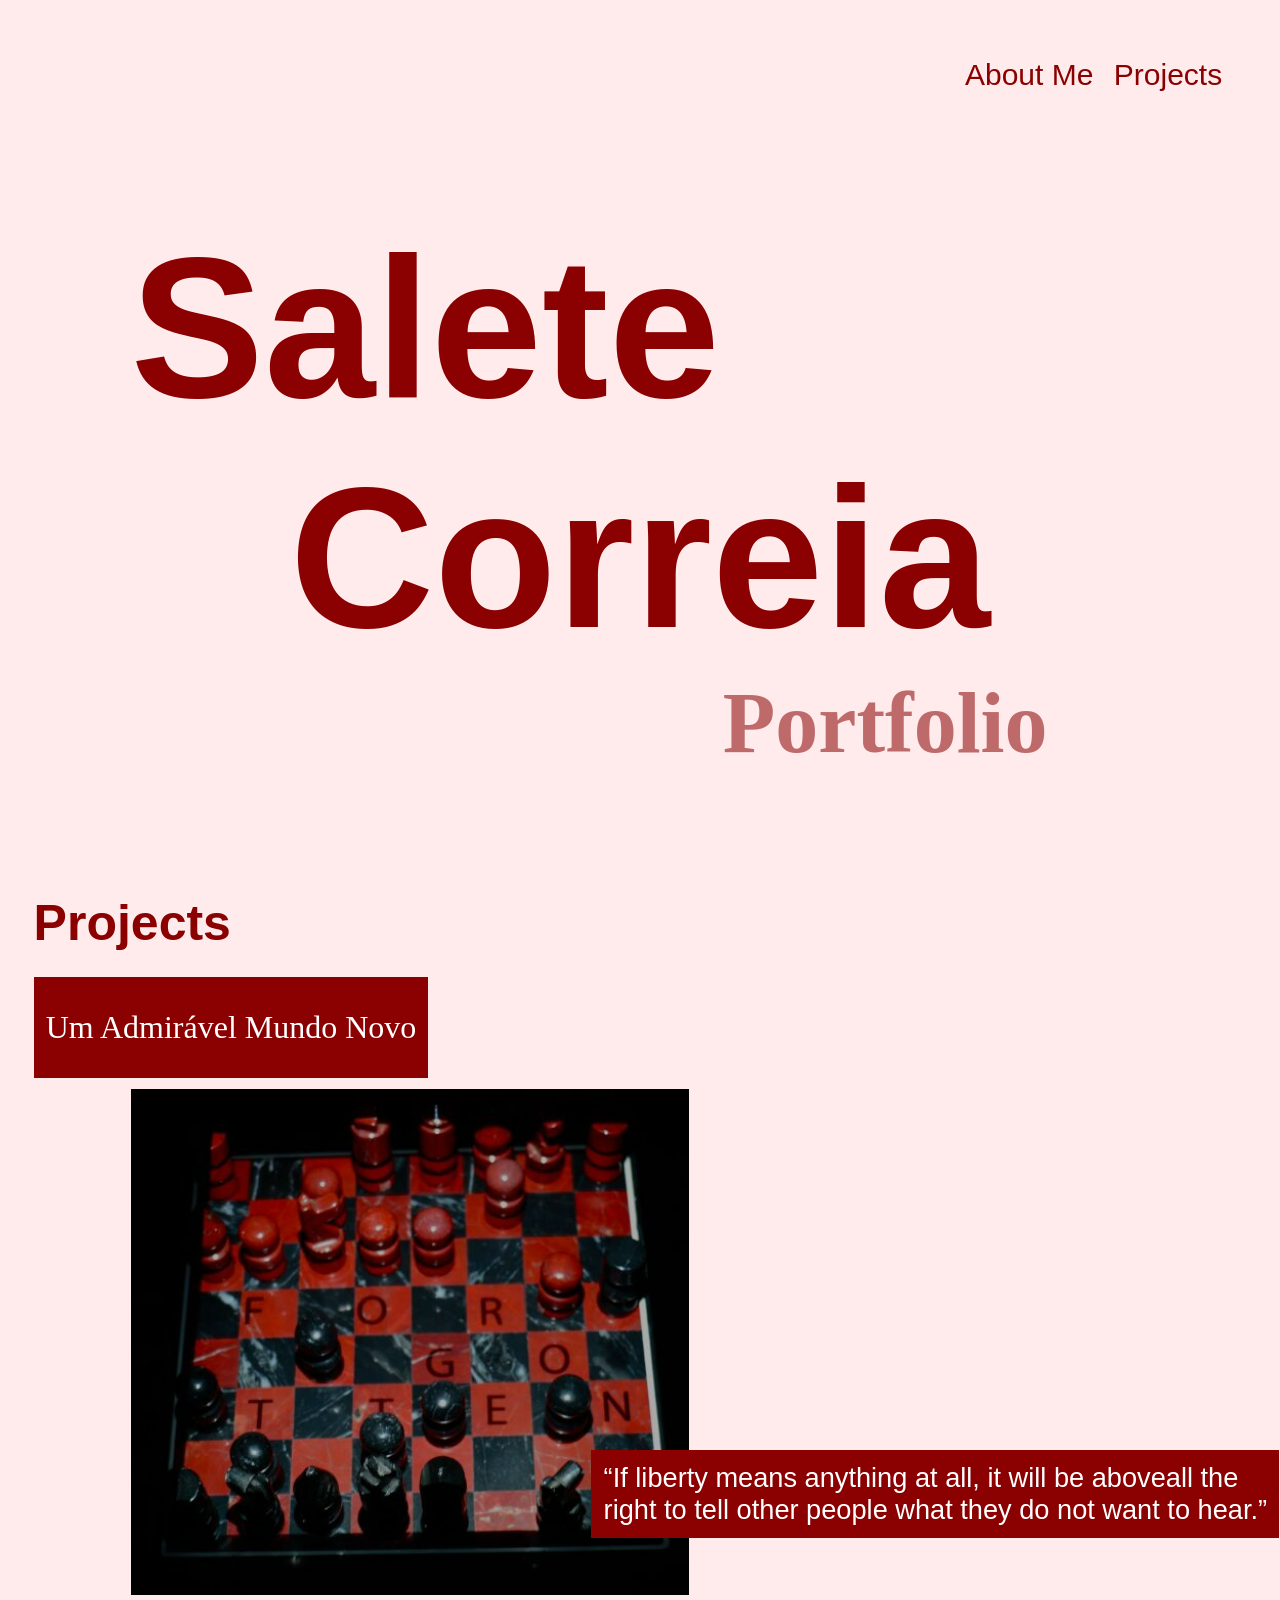
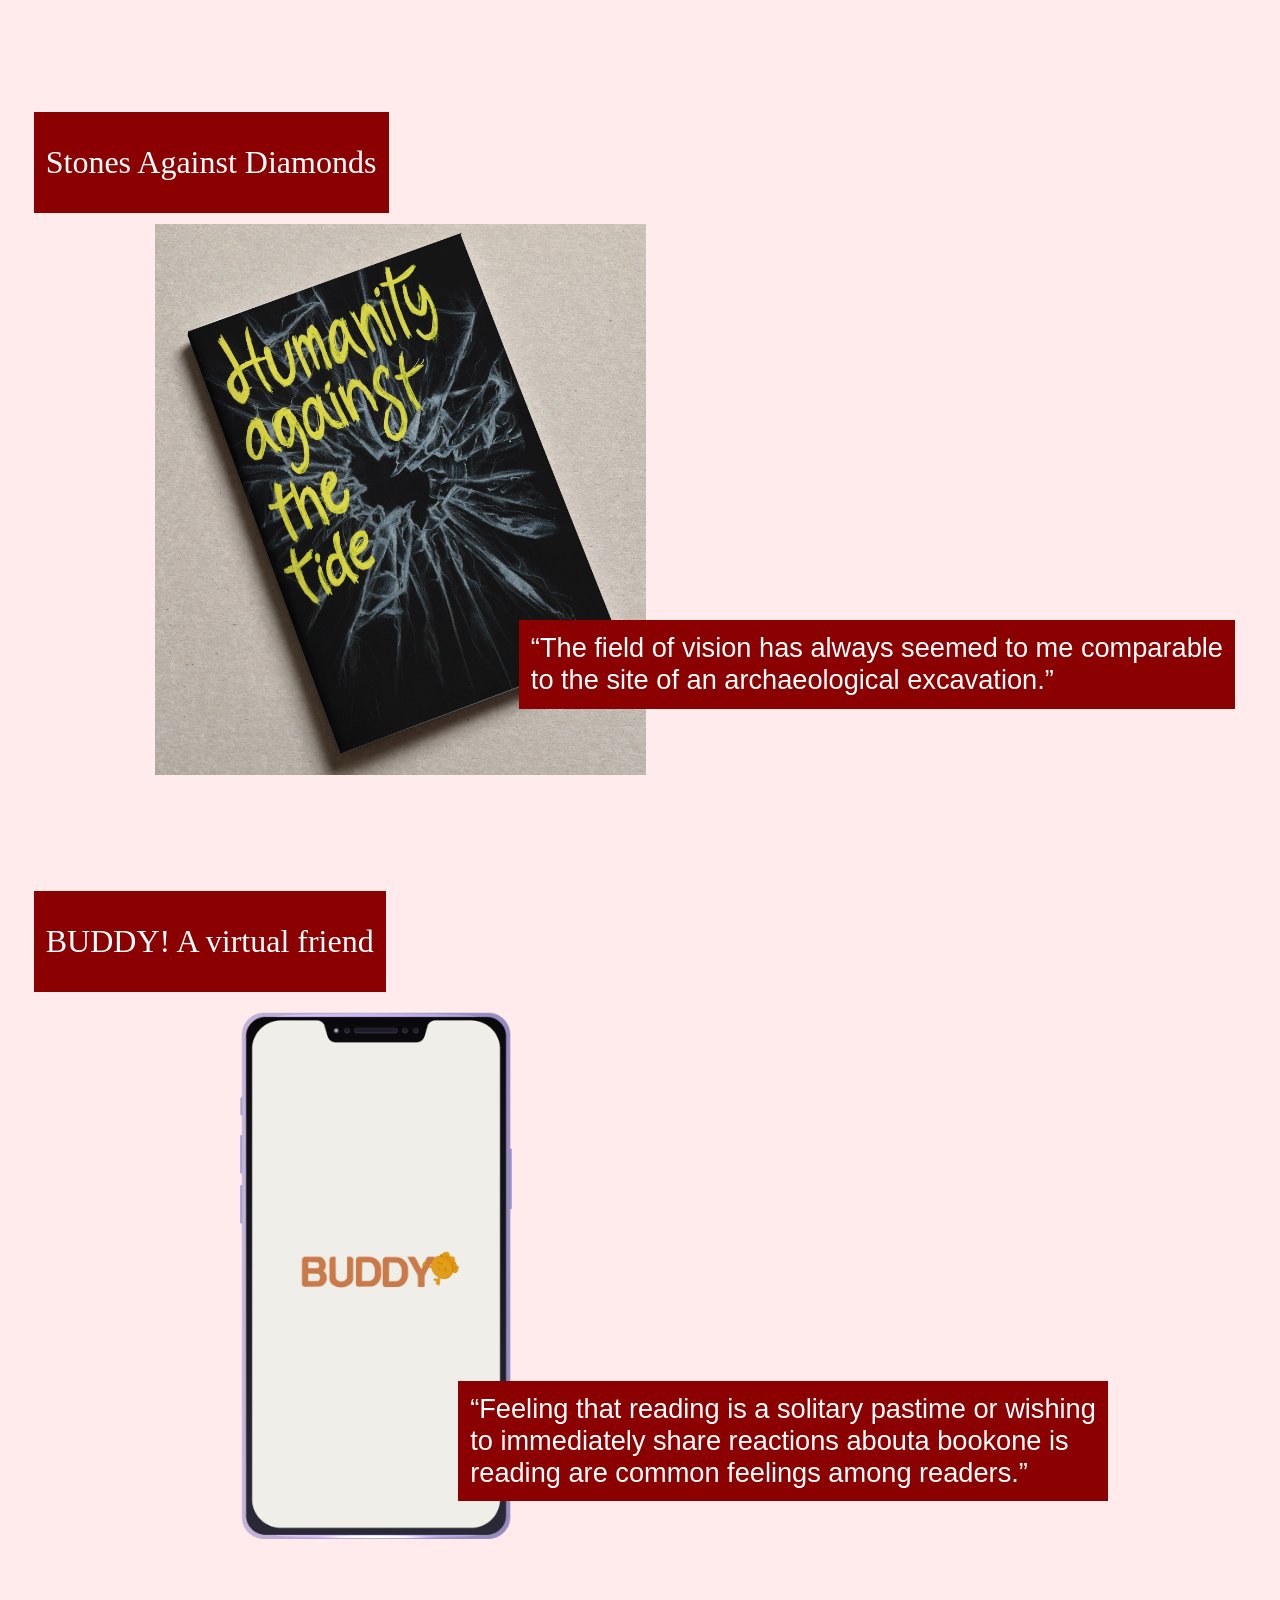
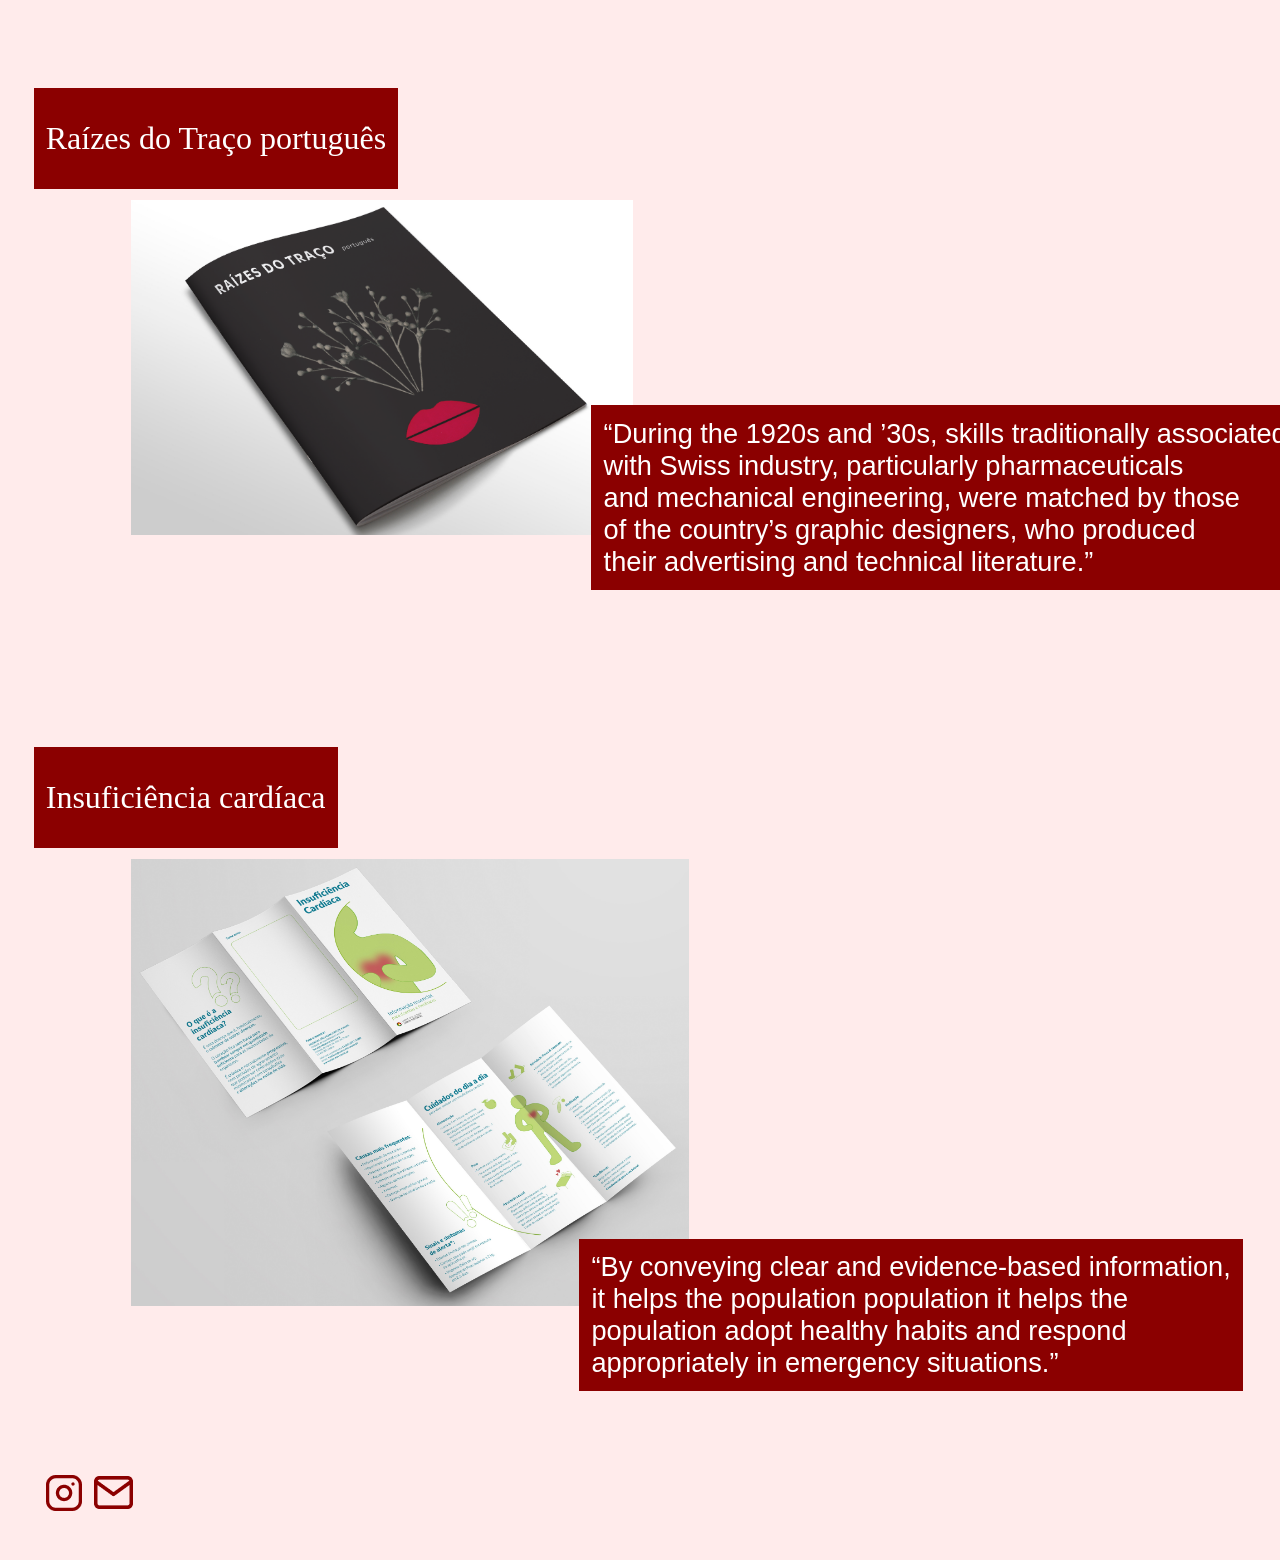
<file: index.html>
<!DOCTYPE html>
<html lang="en">
<head>
    <meta charset="UTF-8">
    <meta name="viewport" content="width=device-width, initial-scale=1.0">
    <title>salete correia</title>
    <link rel="stylesheet" href="salete.css">
</head>

<body>
    <header>
        <div class="container">
            <div class="About Me"><a class="link" href="aboutme.html">About Me</a></div>
            <div class="Projetos"><a class="link" href="#Projects">Projects</a></div>
        </div>

        <div class="home">
            <h1>
                <div class="name">Salete</div> 
                <div class="surname">Correia</div>
                <div class="Portfólio"> <h2>Portfolio</h2></div>
            </h1>
        </div>
    </header>

    <section id="Projects">
       <h3> 
        Projects
       </h3> 
    </section>

    <!-- /* parte 1 */ -->
    <section id="Destino">
        <div class="title">
            <p>Um Admirável Mundo Novo</p>
        </div>

        <div class="foto">
            <a href="destino.html"><img src="photo/destino.png" alt="destiny"></a>
        </div>

        <div class="frase">
            <div class="sinopse">
                <span>“If liberty means anything at all, it will be aboveall the</span><br>
                <span>right to tell other people what they do not want to hear.”</span>
            </div>
        </div>
    </section>

    <!-- /* parte 2 */ -->
    <section id="zine">
        <div class="title">
            <p>Stones Against Diamonds</p>
        </div>

        <div class="foto2">
            <a href="zine.html"><img src="photo/zine_2023_.jpg" alt="zine_2023"></a>
        </div>

        <div class="frase2">
            <div class="sinopse2">
                <span>“The field of vision has always seemed to me comparable</span><br>
                <span>to the site of an archaeological excavation.”</span>
            </div>
        </div>
    </section>

    <!-- /* parte 3 */ -->
    <section id="BUDDY">
        <div class="title">
            <p>BUDDY! A virtual friend</p>
        </div>

        <div class="foto3">
            <a href="BUDDY.html"><img src="photo/buddy.png" alt="app"></a>
        </div>

        <div class="frase3">
            <div class="sinopse3">
                <span>“Feeling that reading is a solitary pastime or wishing</span><br>
                <span>to immediately share reactions abouta bookone is</span><br>
                <span>reading are common feelings among readers.”</span>
            </div>
        </div>
    </section>

    <!-- /* parte 4 */ -->
    <section id="Revista">
        <div class="title">
            <p>Raízes do Traço português</p>
        </div>

        <div class="foto4">
            <a href="Revista.html"><img src="photo/zine_2024.png" alt="zine_2024"></a>
        </div>

        <div class="frase4">
            <div class="sinopse4">
                <span>“During the 1920s and ’30s, skills traditionally associated</span><br>
                <span>with Swiss industry, particularly pharmaceuticals</span><br>
                <span>and mechanical engineering, were matched by those</span><br>
                <span>of the country’s graphic designers, who produced</span><br>
                <span>their advertising and technical literature.”</span>
            </div>
        </div>
    </section>

    <!-- /* parte 5 */ -->
    <section id="Cardiaca">
        <div class="title">
            <p>Insuficiência cardíaca</p>
        </div>

        <div class="foto5">
            <a href="Insuficiência.html"><img src="photo/insuficiencia.jpg" alt="insuficiencia"></a>
        </div>

        <div class="frase5">
            <div class="sinopse5">
                <span>“By conveying clear and evidence-based information,</span><br>
                <span>it helps the population population it helps the </span><br>
                <span>population adopt healthy habits and respond</span><br>
                <span>appropriately in emergency situations.”</span>
            </div>
        </div>
    </section>

    <footer>
        <div class="internet">
            <a href="https://www.instagram.com/_salete.c/"><img src="photo/Shape.png" alt="instagram"></a>
            <a href=" mailto: salete14marg@gmail.com"><img src="photo/Shape1.png" alt="email"></a>
        </div>
        <script></script>
    </footer>
</body>
</html>
</file>
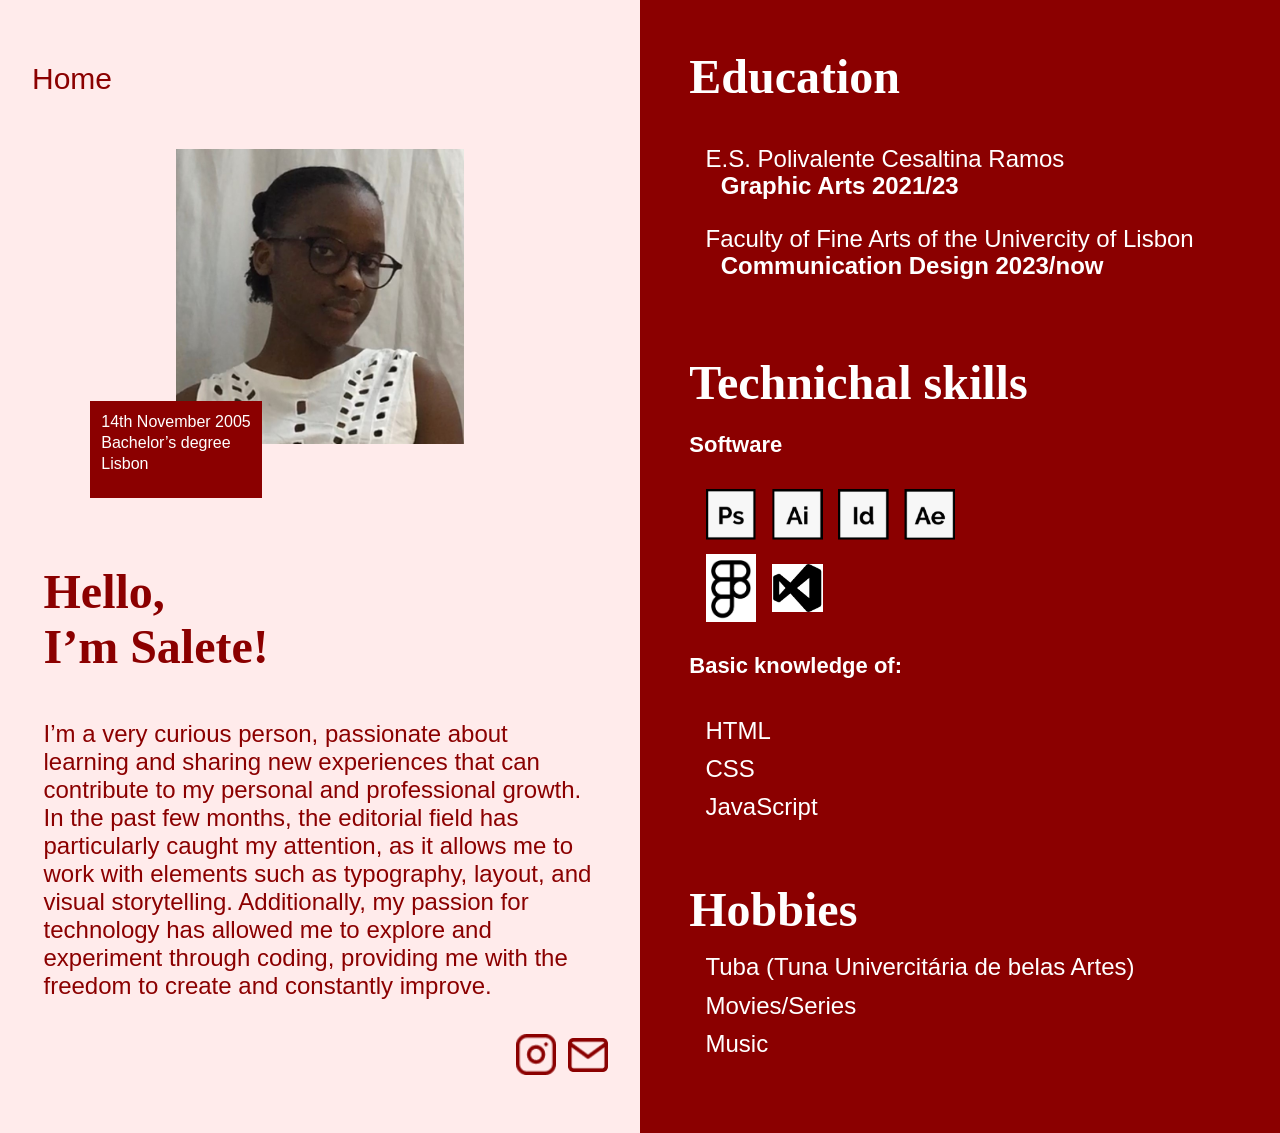
<file: aboutme.html>
<!DOCTYPE html>
<html lang="en">
<head>
    <meta charset="UTF-8">
    <meta name="viewport" content="width=device-width, initial-scale=1.0">
    <title>salete correia</title>
    <link rel="stylesheet" href="aboutme.css">
</head>

<body>
    <header>
        <div class="Home">
            <p><a class="link" href="index.html">Home</a></p>
        </div>

        <div class="photo">
            <img src="photo/salete.jpg" alt="euzinha">

            <div class="born">
                <li>14th November 2005</li>
                <li>Bachelor’s degree</li>
                <li>Lisbon</li>
            </div>
        </div>

        <div class="title">
            <h1>
                <span class="Hello">Hello,</span> <br>
                <span class="Salete">I’m Salete!</span>
            </h1>
        </div>

        <div class="Me">
            <span>I’m a very curious person, passionate about learning and sharing new experiences that can contribute to my personal and professional growth. In the past few months, the editorial field has particularly caught my attention, as it allows me to work with elements such as typography, layout, and visual storytelling. Additionally, my passion for technology has allowed me to explore and experiment through coding, providing me with the freedom to create and constantly improve.</span>
        </div>

        <footer>
            <div class="internet">
                <a href="https://www.instagram.com/_salete.c/"><img src="photo/Shape.png" alt="instagram" ></a>
                <a href=" mailto: salete14marg@gmail.com"><img src="photo/Shape1.png" alt="email"></a>
            </div>
        </footer>

    </header>
    
    <section class="retangle">

        <div class="Education">
            <h1>Education</h1>
            <h4>
                <p>
                    <span>E.S. Polivalente Cesaltina Ramos</span><br>
                    <span class="paragraph"><b>Graphic Arts 2021/23</b></span>
                </p>
                
                <p>
                    <span>Faculty of Fine Arts of the Univercity of Lisbon</span><br>
                    <span class="paragraph"><b>Communication Design 2023/now</b></span>
                </p>

            </h4>
        </div>

        <div class="Technichalskills">
            <h1>
                Technichal skills
            </h1>

            <h3>
                <p>Software</p>
                <div class="logo">
                    <img src="photo/ps.png" alt="photoshop">
                    <img src="photo/ai.png" alt="illustrator">
                    <img src="photo/id.png" alt="indesign">
                    <img src="photo/ae.png" alt="aftereffects">
                    <img src="photo/figma.png" alt="figma">
                    <img src="photo/visualstudio.png" alt="visualstudio">
                </div>
            </h3>

            <h3>
                <p>Basic knowledge of:</p>
                <h4>
                    <li>HTML</li>
                    <li>CSS</li>
                    <li>JavaScript</li>
                </h4>
            </h3>
        </div>

        <div class="Hobbies">
            <h1>Hobbies</h1>
            <h4>
                <li>Tuba (Tuna Univercitária de belas Artes)</li>
                <li>Movies/Series</li>
                <li>Music</li>
            </h4>
        </div>
    </section>
</body>
</html>
</file>
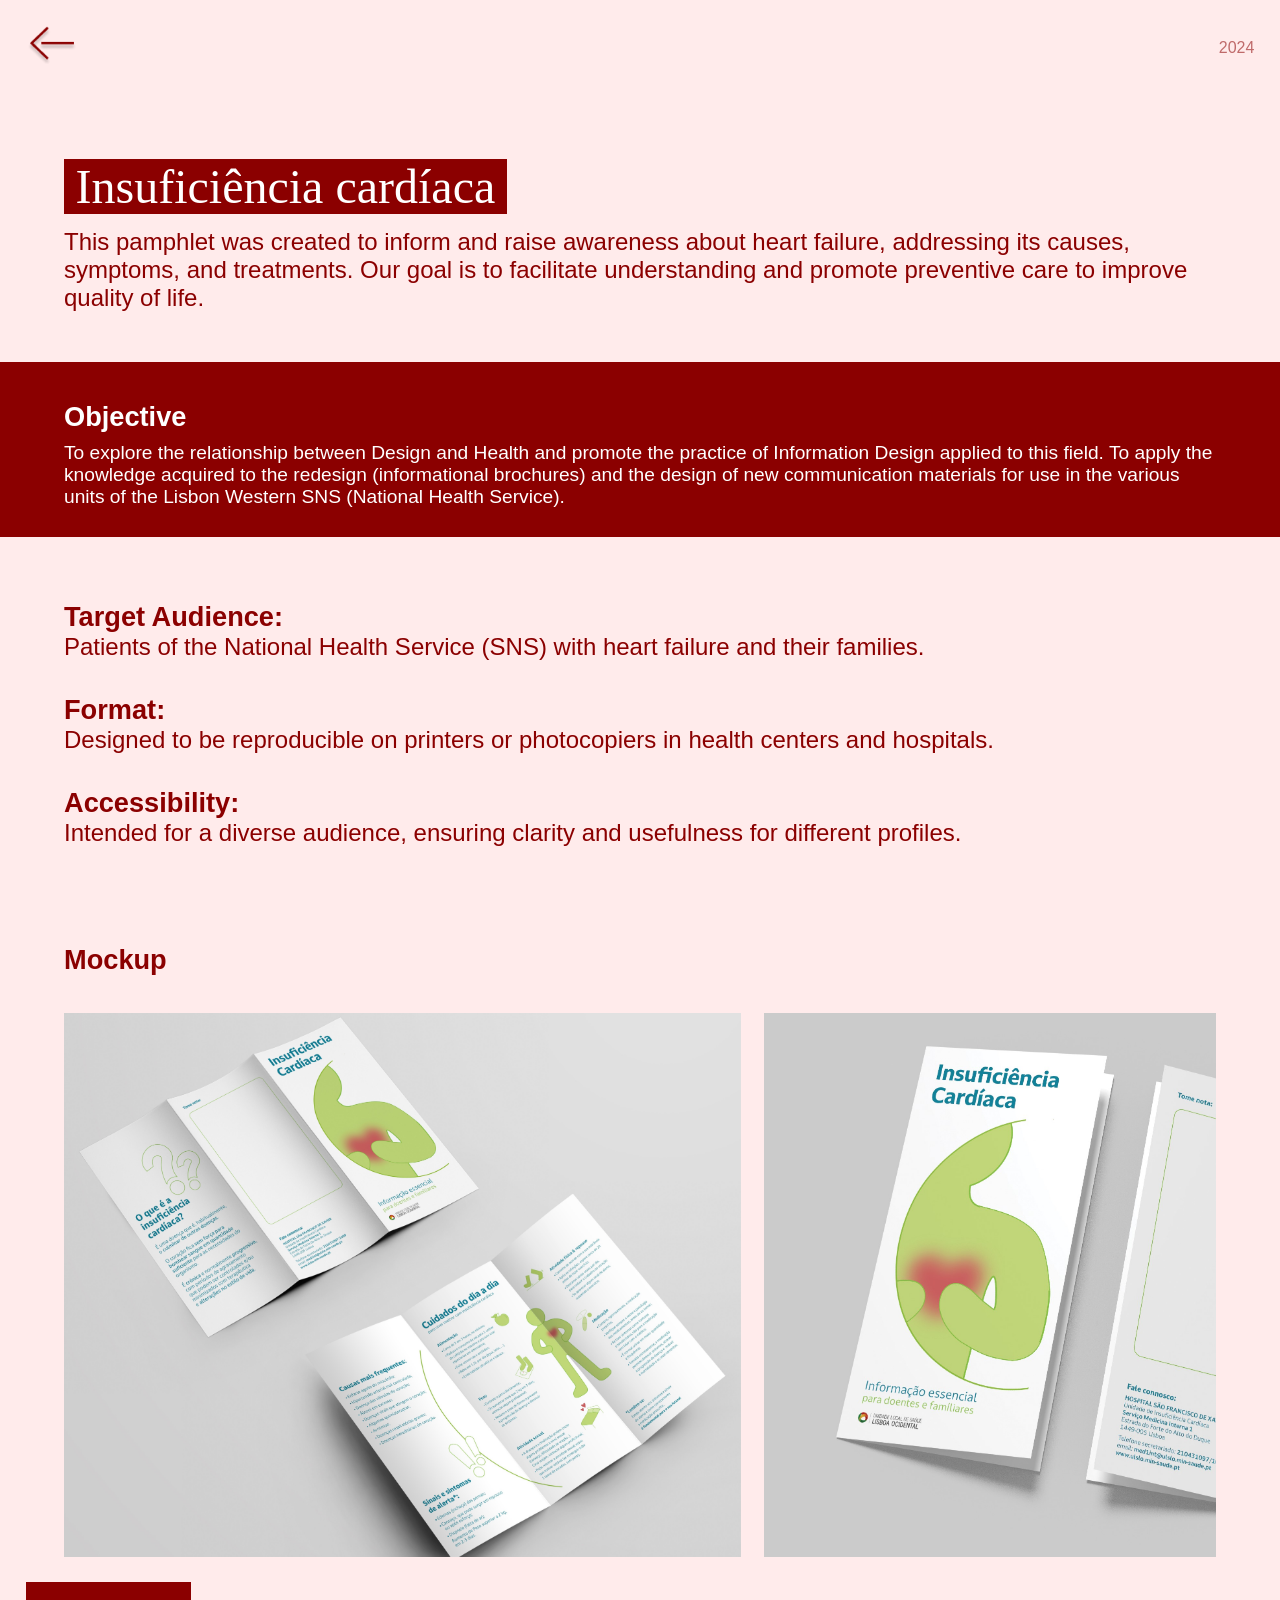
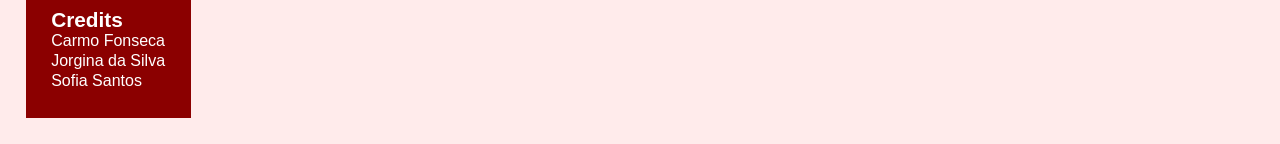
<file: Insuficiência.html>
<!DOCTYPE html>
<html lang="en">
<head>
    <meta charset="UTF-8">
    <meta name="viewport" content="width=device-width, initial-scale=1.0">
    <title>Insuficiência cardíaca</title>
    <link rel="stylesheet" href="Insuficiência.css">
</head>

<body>
    <header>
        <div class="container">
            <div class="back"><a href="index.html"><img src="photo/back.png" alt="seta"></a></div>
            <div class="ano">2024</div>
        </div>
    </header>

    <section class="inicio">
        <div class="title">
            Insuficiência cardíaca
        </div>
        <div class="oque"> 
            This pamphlet was created to inform and raise awareness about heart failure, addressing its causes, symptoms, and treatments. Our goal is to facilitate understanding and promote preventive care to improve quality of life.
        </div>
    </section>

    <section class="Objetivo">
        <div class="inicio1">
            <div class="objetivo1">
                <b>Objective</b>
            </div>
    
            <div class="objetivo2">
                To explore the relationship between Design and Health and promote the practice of Information Design applied to this field. To apply the knowledge acquired to the redesign (informational brochures) and the design of new communication materials for use in the various units of the Lisbon Western SNS (National Health Service).
            </div>
        </div>
    </section>

    <section class="inicio">
        <div class="frase">
            <b>Target Audience:</b>
            <div class="oque">
                Patients of the National Health Service (SNS) with heart failure and their families.
            </div>
        </div>

        <div class="frase">
            <b>Format:</b>
            <div class="oque">
                Designed to be reproducible on printers or photocopiers in health centers and hospitals.
            </div>
        </div>

        <div class="frase">
            <b>Accessibility:</b>
            <div class="oque">
                Intended for a diverse audience, ensuring clarity and usefulness for different profiles.
            </div>
        </div>
    </section>

    <section class="inicio3">
        <div class="frase">
            <b>Mockup</b>
        </div>
    </section>

    <section class="inicio2">
        <div class="Mockups">
            <img src="photo/mockup_001.jpg" alt="tub0">
            <img src="photo/mockup_002.jpg" alt="tub1">
            <img src="photo/mockup_003.jpg" alt="tub2">
        </div>
    </section>

    <footer class="foot">
        <div class="credito">
            <b>Credits</b>
        </div>

        <div class="people">
            <li>Carmo Fonseca</li>
            <li>Jorgina da Silva</li>
            <li>Sofia Santos</li>
        </div>
    </footer>
</body>
</html>
</file>
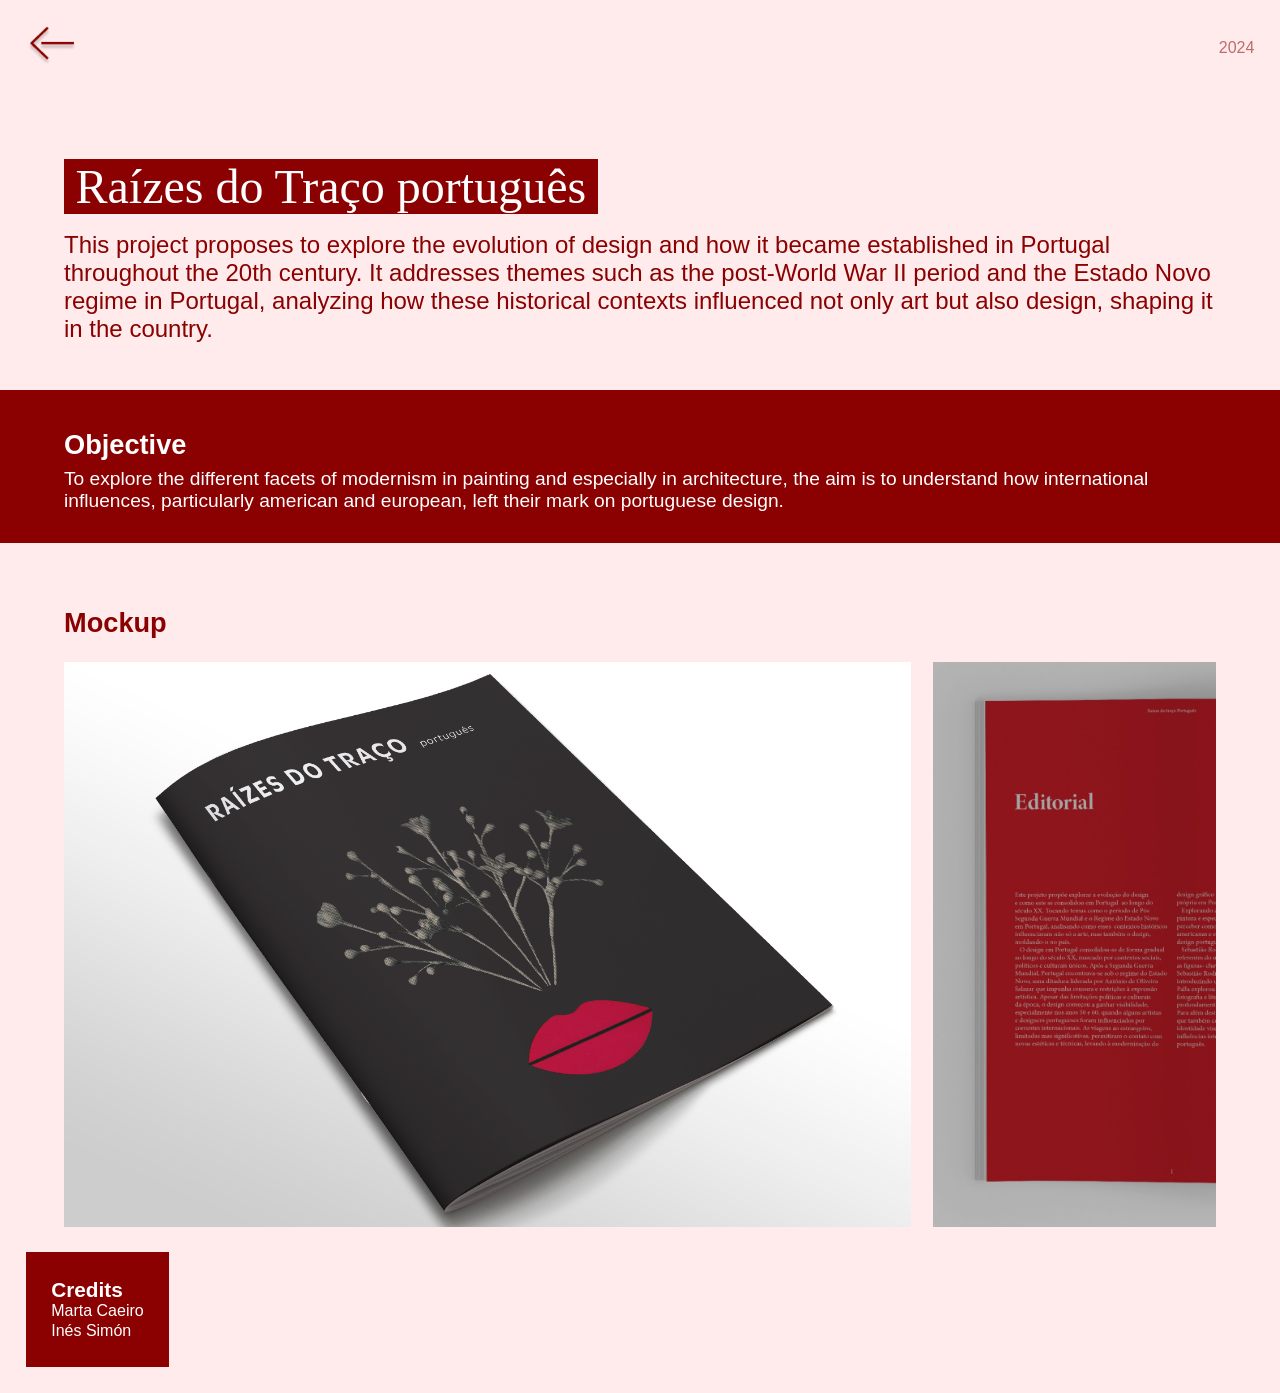
<file: Revista.html>
<!DOCTYPE html>
<html lang="en">
<head>
    <meta charset="UTF-8">
    <meta name="viewport" content="width=device-width, initial-scale=1.0">
    <title>salete correia</title>
    <link rel="stylesheet" href="Revista.css">
</head>

<body>
    <header>
        <div class="container">
            <div class="back"><a href="index.html"><img src="photo/back.png" alt="seta"></a></div>
            <div class="ano">2024</div>
        </div>
    </header>

    <section class="inicio">
        <div class="title">
            Raízes do Traço português
        </div>
        <div class="oque">
            This project proposes to explore the evolution of design and how it became established in Portugal throughout the 20th century. It addresses themes such as the post-World War II period and the Estado Novo regime in Portugal, analyzing how these historical contexts influenced not only art but also design, shaping it in the country.
        </div>
    </section>

    <section class="Objetivo">
        <div class="inicio1">
            <div class="objetivo1">
                <b>Objective</b>
            </div>
    
            <div class="objetivo2">
                To explore the different facets of modernism in painting and especially in architecture, the aim is to understand how international influences, particularly american and european, left their mark on portuguese design.
            </div>
        </div>
    </section>

    <section class="inicio3">
        <div class="frase">
            <b>Mockup</b>
        </div>
    </section>

    <section class="inicio2">
        <div class="Mockups">
            <img src="photo/zine_2024.png" alt="tub0">
            <img src="photo/2pagnas_zine_24.jpg" alt="tub1">
            <img src="photo/3pagnas_zine_24.jpg" alt="tub2">
            <img src="photo/4pagnas_zine_24.jpg" alt="tub3">
            <img src="photo/5pagnas_zine_24.jpg" alt="tub4">
            <img src="photo/pagnas_zine_24.jpg" alt="tub5">
        </div>
    </section>

    <footer class="foot">
        <div class="credito">
            <b>Credits</b>
        </div>

        <div class="people">
            <li>Marta Caeiro</li>
            <li>Inés Simón</li>
        </div>
    </footer>
</body>
</html>
</file>
<file: salete.css>
body {
    background-color: #FFEBEB;
    display: grid;
    padding: 2%;
}

.container {
    display: grid;
    justify-content: end;
    padding: 2%;
    grid-template-columns: auto auto;
    font-family: 'Arial', sans-serif;
    gap: 1.75%;
    text-align: end;
    font-size: 1.875rem;
    color: #8B0000;
}

.link {
    color: #8B0000;
    text-decoration: none;
}

h1 {
    color: #8B0000;
    font-size: 12.5REM;
    text-align: center;
    font-family: 'Arial', sans-serif;
    margin: 8%;
}

h2 {
    color: rgba(139, 0, 0, 0.55);
    font-size: 5.375rem;
    font-family: 'Italiana';
    margin: auto;
}

.name {
    display: grid;
    justify-content: flex-start;
}


.surname {
    display: grid;
    justify-content: space-evenly;
}

.Portfólio {
    display: grid;
    justify-content: end;
    position: relative;
    right: 10%;
}

.internet {
    display: grid;
    grid-template-columns: auto auto;
    align-items: center;
    justify-items: center;
    justify-content: start;
    column-gap: 1%;
    padding: 1%;
}

.internet img {
    width: 100%;
}

h3 {
    color: #8B0000;
    font-family: 'Arial', sans-serif;
    font-size: 3.125rem;
    margin: 0%;
}

section {
    padding-top: 2%;
}

/* parte 1 */
.title {
    display: grid;
    font-family: 'Italiana';
    font-size: 2rem;
    color: #ffffff;
    background-color: #8B0000;
    width: fit-content;
    padding-right: 1%;
    padding-left: 1%;
}

.foto {
    display: grid;
    padding-left: 8%;
}

.foto img {
    width: 50%;
    padding-top: 1%;
}

.sinopse {
    font-family: 'Arial', sans-serif;
    font-size: 1.7rem;
    color: #ffffff;
    background-color: #8B0000;
    padding: 1%;
    width: fit-content;
    position: relative;
    left: 46%;
}

.frase {
    position: relative;
    bottom: 21%;
    /* left: 46%; */
}

/* parte 2 */
.sinopse2 {
    font-family: 'Arial', sans-serif;
    font-size: 1.7rem;
    color: #ffffff;
    background-color: #8B0000;
    padding: 1%;
    width: fit-content;
    position: relative;
    left: 40%;
}

.foto2 {
    display: grid;
    padding-left: 10%;
}

.foto2 img {
    width: 45%;
    padding-top: 1%;
}

.frase2 {
    position: relative;
    bottom: 21%;
    /* left: 40%; */
}

/* parte 3 */
.sinopse3 {
    font-family: 'Arial', sans-serif;
    font-size: 1.7rem;
    color: #ffffff;
    background-color: #8B0000;
    padding: 1%;
    width: fit-content;
    position: relative;
    left: 35%;
}

.foto3 {
    display: grid;
    padding-left: 17%;
}

.foto3 img {
    width: 27%;
    padding-top: 1%;
}

.frase3 {
    position: relative;
    bottom: 21%;
    /* left: 26%; */
}

/* parte 4 */
.sinopse4 {
    font-family: 'Arial', sans-serif;
    font-size: 1.7rem;
    color: #ffffff;
    background-color: #8B0000;
    padding: 1%;
    width: fit-content;
    position: relative;
    left: 46%;
}

.foto4 {
    display: grid;
    padding-left: 8%;
}

.foto4 img {
    width: 45%;
    padding-top: 1%;
}

.frase4 {
    position: relative;
    bottom: 21%;
    /* left: 46%; */
}

/* parte 5 */
.sinopse5 {
    font-family: 'Arial', sans-serif;
    font-size: 1.7rem;
    color: #ffffff;
    background-color: #8B0000;
    padding: 1%;
    width: fit-content;
    position: relative;
    left: 45%;
}

.foto5 {
    display: grid;
    padding-left: 8%;
}

.foto5 img {
    width: 50%;
    padding-top: 1%;
}

.frase5 {
    position: relative;
    bottom: 10%;
    /* left: 30%; */
}

/* mobile */
@media screen and (max-width: 767px) {
    .container {
        font-size: 0.8rem;
    }

    h1 {
        font-size: 3.5rem;
    }

    h2 {
        font-size: 1.375rem;
    }

    h3 {
        font-size: 1rem;
    }

    .title {
        font-size: 0.9rem;
    }

    .sinopse {
        font-size: 0.5rem;
    }

    .sinopse2 {
        font-size: 0.5rem;
    }

    .sinopse3 {
        font-size: 0.5rem;
    }

    .sinopse4 {
        font-size: 0.5rem;
    }

    .sinopse5 {
        font-size: 0.5rem;
    }

    .internet {
        column-gap: 0%;
    }

    .internet img {
        width: 65%;
    }
}

/* tablet */
@media screen and (min-width: 768px) and (max-width: 1023px) {
    .container {
        font-size: 1.2rem;
    }

    h1 {
        font-size: 6.5rem;
    }

    h2 {
        font-size: 3.375rem;
    }

    h3 {
        font-size: 2rem;
    }

    .title {
        font-size: 1.4rem;
    }

    .sinopse {
        font-size: 1rem;
    }

    .sinopse2 {
        font-size: 1rem;
    }

    .sinopse3 {
        font-size: 1rem;
    }

    .sinopse4 {
        font-size: 1rem;
    }

    .sinopse5 {
        font-size: 1rem;
    }

    .internet {
        column-gap: 0%;
    }

    .internet img {
        width: 65%;
    }
}
</file>
<file: aboutme.css>
body {
    display: grid;
    grid-template-columns: 50% 50%;
    margin: 0%;
}

header {
    display: grid;
    background-color: #FFEBEB;
    font-family: 'Arial', sans-serif;
    color: #8B0000;
    padding: 5%;
}

.Home {
    font-size: 1.875rem;
}

.link {
    color: #8B0000;
    text-decoration: none;
}

.photo {
    display: grid;
    justify-items: center;
}

img {
    width: 50%;

}

.born {
    color: #ffffff;
    background-color: #8B0000;
    width: fit-content;
    padding: 2%;
    position: relative;
    bottom: 56%;
    right: 25%;
}

.title {
    padding: 2%;
}

.Me {
    padding: 2%;
    font-size: 1.5rem;
}

.retangle {
    background-color: #8B0000;
    padding: 5%;
    font-family: 'Arial', sans-serif
}

h1 {
    font-family: 'Italiana';
    font-size: 3rem;
    margin: 0%;
}

h2 {
    font-family: 'Italiana';
    font-size: 2.375rem;
}

h3 {
    font-size: 1.375rem;
}

h4 {
    font: caption;
    font-size: x-large;
    padding: 3%;
    margin: 0%;
}

.Education {
    color: #ffffff;
    padding: 3%;
}

.Technichalskills {
    color: #ffffff;
    padding: 3%;
}

.logo {
    display: grid;
    align-items: center;
    align-content: center;
    grid-template-columns: repeat(4, 10%);
    row-gap: 12%;
    column-gap: 3%;
    padding: 3%;
}

.logo img {
    width: 100%;
}

.Hobbies {
    color: #ffffff;
    padding: 3%;
}

.paragraph {
    padding: 3%;
}

li {
    list-style: none;
    margin-bottom: 2%;
}

.internet {
    display: grid;
    grid-template-columns: repeat(2, 7%);
    justify-content: end;
    align-items: center;
    column-gap: 2%;
}

.internet img {
    width: 100%;
}

/* mobile */
@media screen and (max-width: 767px) {
    .Home {
        font-size: 0.75rem;
    }

    h1 {
        font-size: 0.9rem;
    }

    .born {
        font-size: 0.4rem;
    }

    .Me {
        font-size: 0.5rem;
    }

    h3 {
        font-size: 0.5rem;
    }

    h4 {
        font-size: xx-small;
    }
}

/* tablet */
@media screen and (min-width: 768px) and (max-width: 1023px) {
    .Home {
        font-size: 1.3rem;
    }

    h1 {
        font-size: 2rem;
    }

    .born {
        font-size: 0.9rem;
    }

    .Me {
        font-size: 1rem;
    }

    h3 {
        font-size: 1.2rem;
    }

    h4 {
        font-size: smaller;
    }
}
</file>
<file: Insuficiência.css>
body {
    background-color: #FFEBEB;
    display: grid;
    margin: 0%;
}

header {
    padding: 2%;
}

.container {
    display: grid;
    justify-content: space-between;
    align-items: center;
    grid-template-columns: auto auto;
    font-family: 'Arial', sans-serif;
    color: rgba(139, 0, 0, 0.55);
}
.container img {
    width: 80%;
}

.inicio {
    display: grid;
    row-gap: 10%;
    padding: 5%;
}

.title {
    display: grid;
    font-family: 'Italiana';
    font-size: 3rem;
    color: #ffffff;
    background-color: #8B0000;
    width: fit-content;
    padding-right: 1%;
    padding-left: 1%;
}

.oque {
    display: grid;
    color: #8B0000;
    font-family: 'Arial', sans-serif;
    font-size: 1.5rem;
}

.Objetivo {
    background-color: #8B0000;
}

.objetivo1 {
    color: #ffffff;
    font-family: 'Arial', sans-serif;
    font-size: 1.7rem;
}

.objetivo2 {
    color: #ffffff;
    font-family: 'Arial', sans-serif;
    font-size: 1.2rem;
}

.inicio1 {
    display: grid;
    row-gap: 10%;
    padding-left: 5%;
    padding-right: 5%;
    padding-top: 3%;
    padding-bottom: 3%;
}

.inicio3 {
    display: grid;
    row-gap: 10%;
    padding-left: 5%;
    padding-right: 5%;
    padding-top: 5%;
    padding-bottom: 2%;
}

.frase {
    font-family: 'Arial', sans-serif;
    color: #8B0000;
    font-size: 1.7rem;
    margin-bottom: 1%;
}

.inicio2 {
    display: grid;
    row-gap: 10%;
    padding-right: 5%;
    padding-left: 5%;
}

.Mockups {
    display: flex;
    flex-direction: row;
    flex-wrap: nowrap;
    overflow: auto;
    padding-right: 2%;
    column-gap: 2%;
}

.Mockups img {
    width: 60%;
}

.Mockups::-webkit-scrollbar {
    width: 0;
}

footer {
    display: grid;
    margin: 2%;
    padding: 2%;
    font-family: 'Arial', sans-serif;
    color: #ffffff;
    background-color: #8B0000;
    width: fit-content;
}

.credito {
    font-size: 1.3rem;
}

li {
    list-style: none;
    margin-bottom: 2%;
}

/* mobile */
@media screen and (max-width: 767px) {
    .container img {
        width: 50%;
    }

    .ano {
        font-size: 0.8rem;
    }

    .title {
        font-size: 1.5rem;
    }

    .oque {
        font-size: 0.6rem;
    }

    .objetivo1 {
        font-size: 0.8rem;
    }

    .objetivo2 {
        font-size: 0.6rem;
    }

    .frase {
        font-size: 0.8rem;
    }

    .Sketches img {
        width: 25%;
    }

    .credito {
        font-size: 0.8rem;
    }

    .people {
        font-size: 0.6rem;
    }
}

/* tablet */
@media screen and (min-width: 768px) and (max-width: 1023px) {}
</file>
<file: Revista.css>
body {
    background-color: #FFEBEB;
    display: grid;
    margin: 0%;
}

header {
    padding: 2%;
}

.container {
    display: grid;
    justify-content: space-between;
    align-items: center;
    grid-template-columns: auto auto;
    font-family: 'Arial', sans-serif;
    color: rgba(139, 0, 0, 0.55);
}
.container img {
    width: 80%;
}

.inicio {
    display: grid;
    row-gap: 10%;
    padding: 5%;
}

.title {
    display: grid;
    font-family: 'Italiana';
    font-size: 3rem;
    color: #ffffff;
    background-color: #8B0000;
    width: fit-content;
    padding-right: 1%;
    padding-left: 1%;
}

.oque {
    display: grid;
    color: #8B0000;
    font-family: 'Arial', sans-serif;
    font-size: 1.5rem;
}

.Objetivo {
    background-color: #8B0000;
}

.inicio1 {
    display: grid;
    row-gap: 10%;
    padding-left: 5%;
    padding-right: 5%;
    padding-top: 3%;
    padding-bottom: 3%;
}

.objetivo1 {
    color: #ffffff;
    font-family: 'Arial', sans-serif;
    font-size: 1.7rem;
}

.objetivo2 {
    color: #ffffff;
    font-family: 'Arial', sans-serif;
    font-size: 1.2rem;
}

.inicio3 {
    display: grid;
    row-gap: 10%;
    padding-left: 5%;
    padding-right: 5%;
    padding-top: 5%;
}

.frase {
    font-family: 'Arial', sans-serif;
    color: #8B0000;
    font-size: 1.7rem;
    padding-bottom: 2%;
}

.inicio2 {
    display: grid;
    row-gap: 10%;
    padding-right: 5%;
    padding-left: 5%;
}

.Mockups {
    display: flex;
    flex-direction: row;
    flex-wrap: nowrap;
    overflow: auto;
    padding-right: 2%;
    column-gap: 2%;
}

.Mockups img {
    width: 75%;
}

.Mockups::-webkit-scrollbar {
    width: 0;
}

footer {
    display: grid;
    margin: 2%;
    padding: 2%;
    font-family: 'Arial', sans-serif;
    color: #ffffff;
    background-color: #8B0000;
    width: fit-content;
}

.credito {
    font-size: 1.3rem;
}

li {
    list-style: none;
    margin-bottom: 2%;
}

/* mobile */
@media screen and (max-width: 767px) {
    .container img {
        width: 50%;
    }

    .ano {
        font-size: 0.8rem;
    }

    .title {
        font-size: 1.5rem;
    }

    .oque {
        font-size: 0.6rem;
    }

    .objetivo1 {
        font-size: 0.8rem;
    }

    .objetivo2 {
        font-size: 0.6rem;
    }

    .frase {
        font-size: 0.8rem;
    }

    .Sketches img {
        width: 25%;
    }

    .credito {
        font-size: 0.8rem;
    }

    .people {
        font-size: 0.6rem;
    }
}

/* tablet */
@media screen and (min-width: 768px) and (max-width: 1023px) {}
</file>
